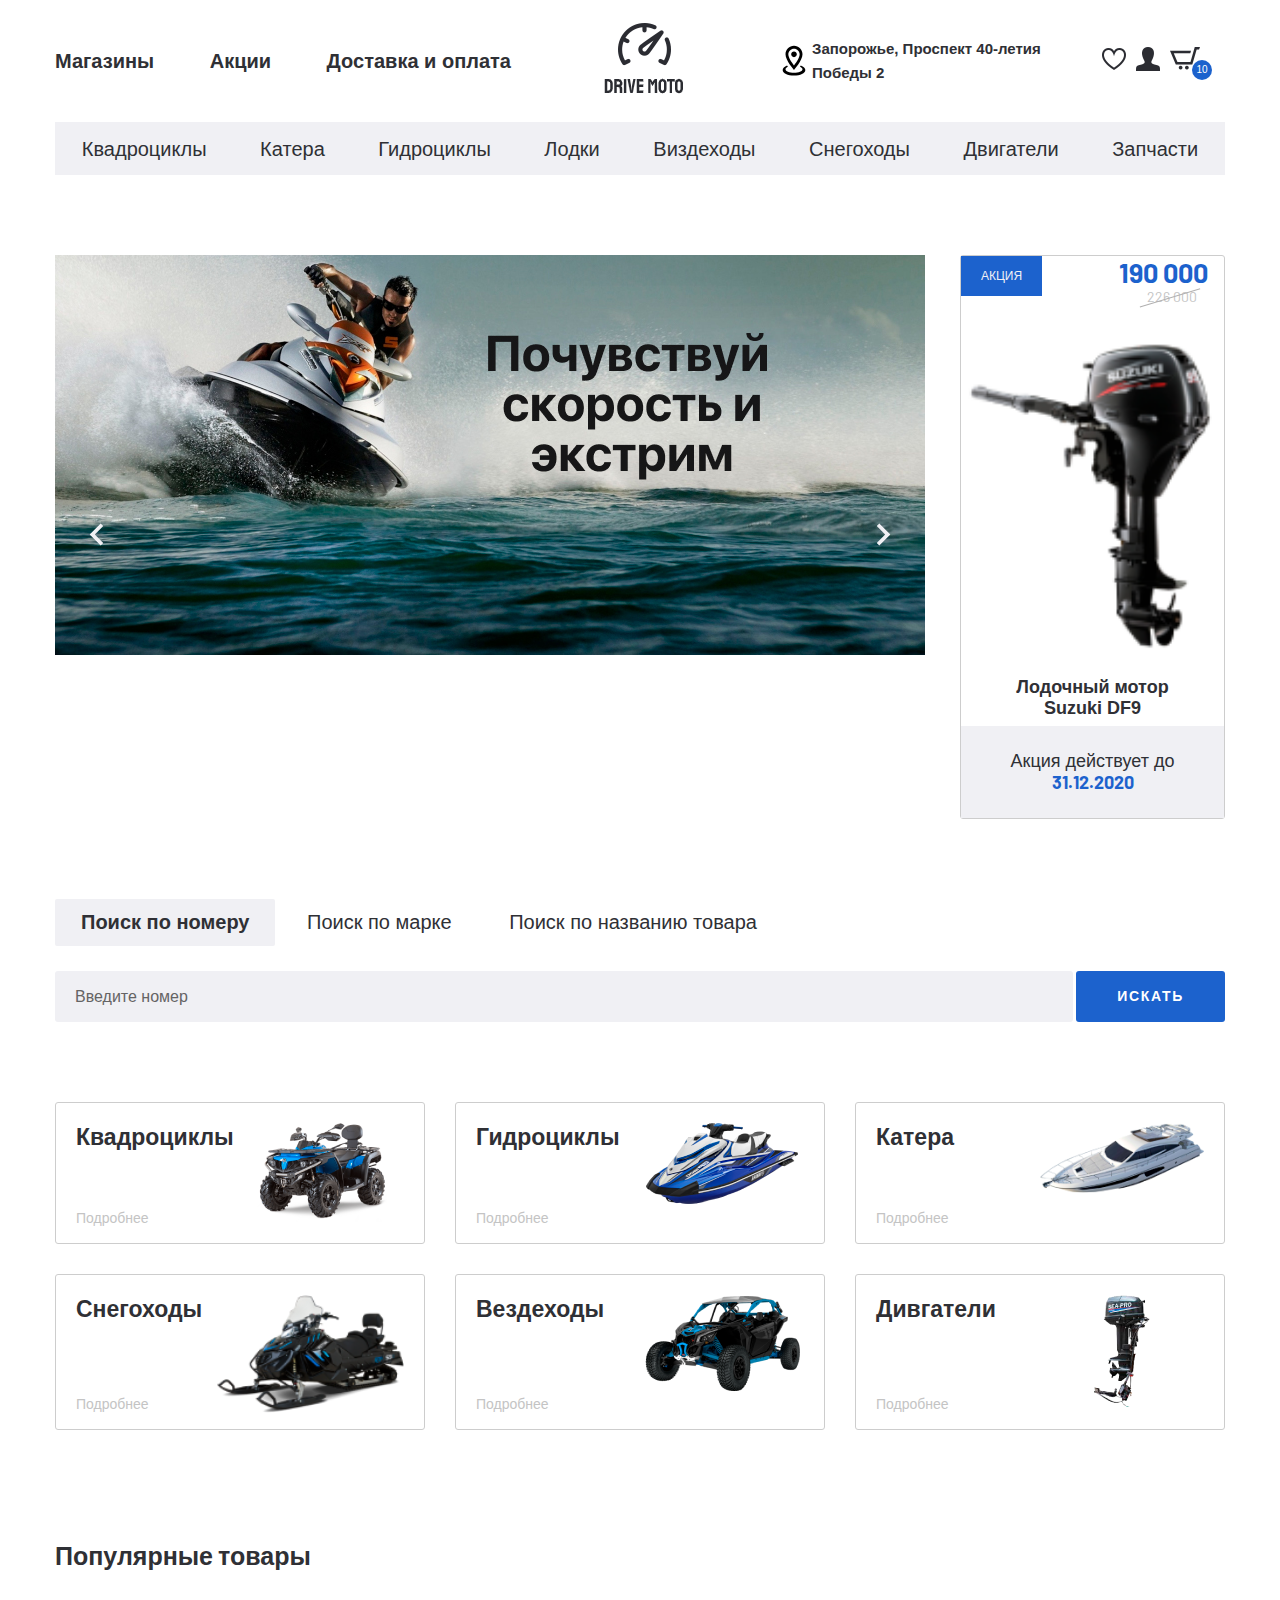
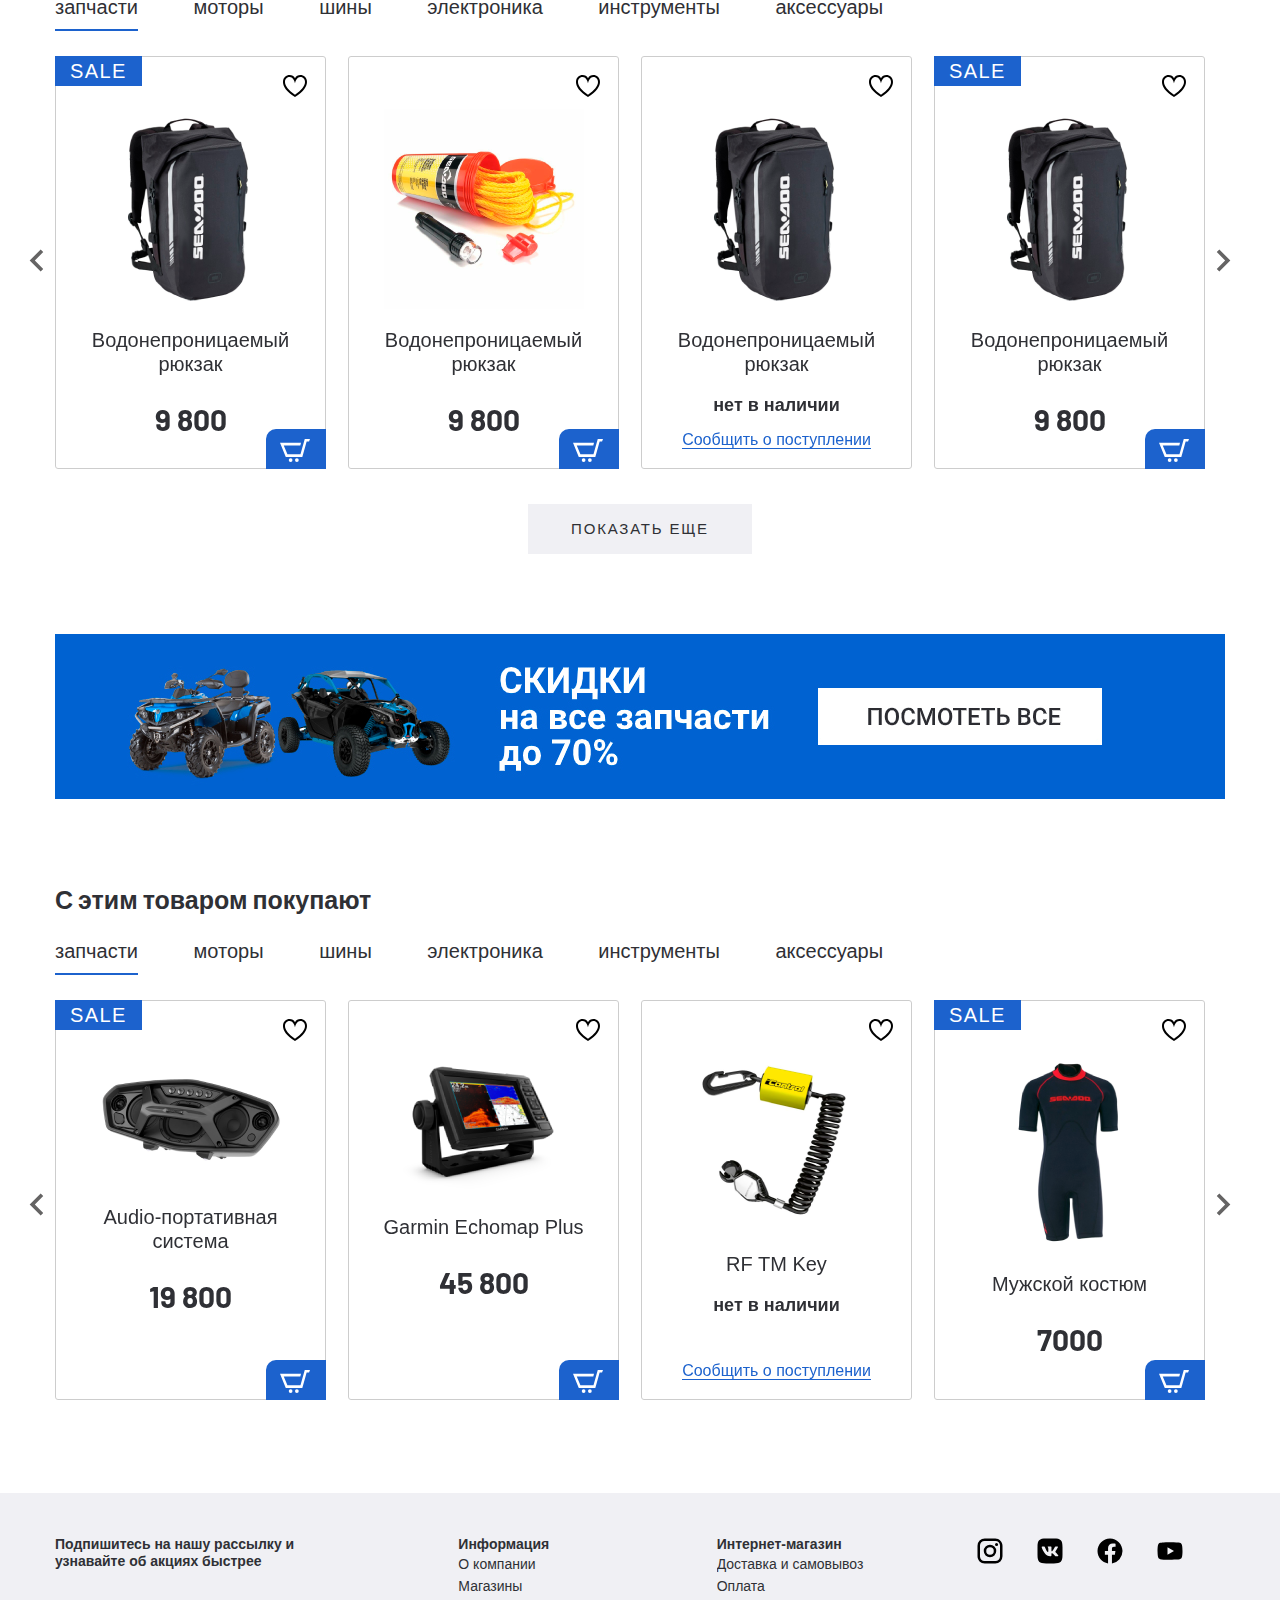
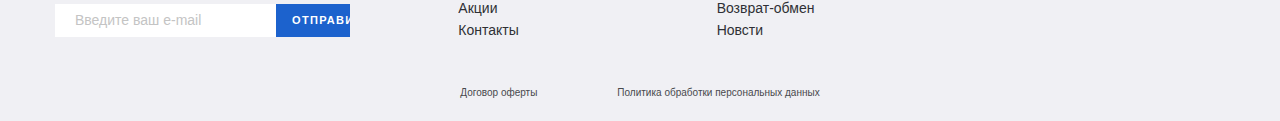
<file: index.html>
<!DOCTYPE html>
<html lang="ru">
<head>
    <meta charset="UTF-8">
    <meta name="viewport" content="width=device-width, initial-scale=1.0">
    <meta http-equiv="X-UA-Compatible" content="ie=edge">
    <title>Document</title>
    <link rel="stylesheet" href="css/normalize.css">
    <link rel="stylesheet" href="css/slick.css">
    <link rel="stylesheet" href="css/fonts.css">
    <link href="https://fonts.googleapis.com/css2?family=Barlow:wght@400;700&display=swap" rel="stylesheet">
    <link rel="stylesheet" href="css/style.css">
</head>
<body>
<header class="header">
    <div class="header__top">
        <div class="container">
            <div class="header__top-inner">
                <nav class="menu">
                    <ul class="menu__list">
                        <li class="menu__item">
                            <a class="menu__link" href="#">
                                Магазины
                            </a></li>
                        <li class="menu__item">
                            <a class="menu__link" href="#">
                                Акции
                            </a></li>
                        <li class="menu__item">
                            <a class="menu__link" href="#">
                                Доставка и оплата
                            </a></li>
                    </ul>
                </nav>
                <a href="#" class="logo">
                    <img src="images/logo.png" alt="logo" class="logo_img">
                </a>
                <div class="header__box">
                    <p class="header__address">
                        Запорожье, Проспект 40-летия Победы 2
                    </p>
                    <ul class="user-list">
                        <li class="user-list__item">
                            <a class="user-list__link" href="#">
                                <img src="images/heart.png" alt="">
                            </a>
                        </li>
                        <li class="user-list__item">
                            <a class="user-list__link" href="#">
                                <img src="images/user.png" alt="">
                            </a>
                        </li>
                        <li class="user-list__item">
                            <a class="user-list__link basket" href="#">
                                <img src="images/basket.png" alt="">
                                <span class="basket__num">10</span>
                            </a>
                        </li>
                    </ul>
                </div>
            </div>
        </div>
    </div>
    <div class="header__bottom margin__bottom">
        <div class="container">
            <ul class="menu-categories">
                <li class="menu-categories__item">
                    <a class="menu-categories__link" href="#">Квадроциклы</a>
                </li>
                <li class="menu-categories__item">
                    <a class="menu-categories__link" href="#">Катера</a>
                </li>
                <li class="menu-categories__item">
                    <a class="menu-categories__link" href="#">Гидроциклы</a>
                </li>
                <li class="menu-categories__item">
                    <a class="menu-categories__link" href="#">Лодки</a>
                </li>
                <li class="menu-categories__item">
                    <a class="menu-categories__link" href="#">Виздеходы</a>
                </li>
                <li class="menu-categories__item">
                    <a class="menu-categories__link" href="#">Снегоходы</a>
                </li>
                <li class="menu-categories__item">
                    <a class="menu-categories__link" href="#">Двигатели</a>
                </li>
                <li class="menu-categories__item">
                    <a class="menu-categories__link" href="#">Запчасти</a>
                </li>
            </ul>
        </div>
    </div>
</header>

<section class="banner-section margin__bottom">
    <div class="container">
        <div class="banner-section__inner">
            <div class="banner-section__slider">
                <div class="banner-section__slider-item">
                    <img class="banner-section__slider-img" src="images/banner.jpg" alt="banner">
                </div>
                <div class="banner-section__slider-item">
                    <img class="banner-section__slider-img" src="images/banner.jpg" alt="banner">
                </div>
                <div class="banner-section__slider-item">
                    <img class="banner-section__slider-img" src="images/banner.jpg" alt="banner">
                </div>
                <div class="banner-section__slider-item">
                    <img class="banner-section__slider-img" src="images/banner.jpg" alt="banner">
                </div>
                <div class="banner-section__slider-item">
                    <img class="banner-section__slider-img" src="images/banner.jpg" alt="banner">
                </div>
            </div>
            <a class="banner-section__item sale-item" href="#">
                <div class="sale-item__top">
                    <p class="sale-item__info">акция</p>
                    <div class="sale-item__price">
                        <div class="price sale-item__price-new">190 000</div>
                        <div class="price sale-item__price-old">226 000</div>
                    </div>
                </div>
                <img src="images/content/engine.png" alt="engine" class="sale-item__img">
                <span class="sale-item__title">Лодочный мотор Suzuki DF9</span>
                <p class="sale-item__footer">
                    Акция действует до
                    <span class="sale-item__footer-date">31.12.2020</span>
                </p>
            </a>
        </div>
    </div>
</section>

<div class="search margin__bottom">
    <div class="container">
        <div class="search__inner">
            <div class="search__tabs">
                <a class="tab search__tabs-item tab--active" href="#tab-1">Поиск по номеру</a>
                <a class="tab search__tabs-item" href="#tab-2">Поиск по марке</a>
                <a class="tab search__tabs-item" href="#tab-3">Поиск по названию товара</a>
            </div>
            <div class="search__content">
                <div id="tab-1" class="tabs-content search__content-item tabs-content--active">
                    <form class="search__content-form">
                        <input class="search__content-input" type="text" placeholder="Введите номер">
                        <button class="search__content-btn" type="submit">искать</button>
                    </form>
                </div>
                <div id="tab-2" class="tabs-content search__content-item">
                    <form class="search__content-form">
                        <input class="search__content-input" type="text" placeholder="Введите марку">
                        <button class="search__content-btn" type="submit">искать</button>
                    </form>
                </div>
                <div id="tab-3" class="tabs-content search__content-item">
                    <form class="search__content-form">
                        <input class="search__content-input" type="text" placeholder="Введите название товара">
                        <button class="search__content-btn" type="submit">искать</button>
                    </form>
                </div>
            </div>
        </div>
    </div>
</div>

<section class="categories margin__bottom">
    <div class="container">
        <div class="categories__inner">
            <a class="categories__item" href="#">
                <div class="categories__item-info">
                    <h4 class="categories__item-title">Квадроциклы</h4>
                    <p class="categories__item-text">Подробнее </p>
                </div>
                <div class="categories__item-img">
                    <img src="images/CFMOTO-1.png" alt="">
                </div>

            </a>
            <a class="categories__item" href="#">
                <div class="categories__item-info">
                    <h4 class="categories__item-title">Гидроциклы</h4>
                    <p class="categories__item-text">Подробнее </p>
                </div>
                <div class="categories__item-img">
                    <img src="images/jet_ski2.png" alt="">
                </div>

            </a>
            <a class="categories__item" href="#">
                <div class="categories__item-info">
                    <h4 class="categories__item-title">Катера</h4>
                    <p class="categories__item-text">Подробнее </p>
                </div>
                <div class="categories__item-img">
                    <img src="images/boat.png" alt="">
                </div>

            </a>
            <a class="categories__item" href="#">
                <div class="categories__item-info">
                    <h4 class="categories__item-title">Снегоходы</h4>
                    <p class="categories__item-text">Подробнее </p>
                </div>
                <img src="images/snow.png" alt="">
            </a>
            <a class="categories__item" href="#">
                <div class="categories__item-info">
                    <h4 class="categories__item-title">Вездеходы</h4>
                    <p class="categories__item-text">Подробнее </p>
                </div>
                <div class="categories__item-img">
                    <img src="images/baggie.png" alt="">
                </div>

            </a>
            <a class="categories__item" href="#">
                <div class="categories__item-info">
                    <h4 class="categories__item-title">Дивгатели</h4>
                    <p class="categories__item-text">Подробнее </p>
                </div>
                <div class="categories__item-img">
                    <img src="images/eng.png" alt="">
                </div>
            </a>
        </div>
    </div>
</section>

<section class="products">
    <div class="container">
        <div class="products__inner">
            <h2 class="product__title">Популярные товары</h2>
            <div class="tabs-wrapper">
                <div class="tabs products__tabs">
                    <a class="tab products__tab tab--active" href="#product-1">запчасти</a>
                    <a class="tab products__tab" href="#product-2">моторы</a>
                    <a class="tab products__tab" href="#product-3">шины</a>
                    <a class="tab products__tab" href="#product-4">электроника</a>
                    <a class="tab products__tab" href="#product-5">инструменты</a>
                    <a class="tab products__tab" href="#product-6">аксессуары</a>
                </div>
                <div class="tabs-container products__container">
                    <div id="product-1" class="tabs-content products__content tabs-content--active">
                        <div class="product-slider">
                            <div class="product-slider__item">
                                <div class="product-item__wrapper ">
                                    <button class="product-item__favorite"></button>
                                    <button class="product-item__basket"></button>
                                    <a class="product-item__notify-link" href="#">
                                        <span>Сообщить о поступлении</span></a>
                                    <a class="product-item product-item--sale" href="#">
                                        <p class="product-item__hover-text">
                                            посмотреть товар
                                        </p>
                                        <img class="product-item__img" src="images/content/product-1.png" alt="">
                                        <h4 class="product-item__title">Водонепроницаемый рюкзак</h4>
                                        <p class="price product-item__price">9 800</p>
                                        <p class="product-item__notify-text">нет в наличии</p>
                                    </a>
                                </div>
                            </div>

                            <div class="product-slider__item">
                                <div class="product-item__wrapper">
                                    <button class="product-item__favorite"></button>
                                    <button class="product-item__basket"></button>
                                    <a class="product-item__notify-link" href="#">
                                        <span>Сообщить о поступлении</span></a>
                                    <a class="product-item " href="#">
                                        <p class="product-item__hover-text">
                                            посмотреть товар
                                        </p>
                                        <img class="product-item__img" src="images/content/product-4.png" alt="">
                                        <h4 class="product-item__title">Водонепроницаемый рюкзак</h4>
                                        <p class="price product-item__price">9 800</p>
                                        <p class="product-item__notify-text">нет в наличии</p>
                                    </a>
                                </div>
                            </div>

                            <div class="product-slider__item">
                                <div class="product-item__wrapper product-item__not-available">
                                    <button class="product-item__favorite"></button>
                                    <button class="product-item__basket"></button>
                                    <a class="product-item__notify-link" href="#">
                                        <span>Сообщить о поступлении</span></a>
                                    <a class="product-item " href="#">
                                        <p class="product-item__hover-text">
                                            посмотреть товар
                                        </p>
                                        <img class="product-item__img" src="images/content/product-1.png" alt="">
                                        <h4 class="product-item__title">Водонепроницаемый рюкзак</h4>
                                        <p class="price product-item__price">9 800</p>
                                        <p class="product-item__notify-text">нет в наличии</p>
                                    </a>
                                </div>
                            </div>

                            <div class="product-slider__item">
                                <div class="product-item__wrapper ">
                                    <button class="product-item__favorite"></button>
                                    <button class="product-item__basket"></button>
                                    <a class="product-item__notify-link" href="#">
                                        <span>Сообщить о поступлении</span></a>
                                    <a class="product-item product-item--sale" href="#">
                                        <p class="product-item__hover-text">
                                            посмотреть товар
                                        </p>
                                        <img class="product-item__img" src="images/content/product-1.png" alt="">
                                        <h4 class="product-item__title">Водонепроницаемый рюкзак</h4>
                                        <p class="price product-item__price">9 800</p>
                                        <p class="product-item__notify-text">нет в наличии</p>
                                    </a>
                                </div>
                            </div>

                            <div class="product-slider__item">
                                <div class="product-item__wrapper ">
                                    <button class="product-item__favorite"></button>
                                    <button class="product-item__basket"></button>
                                    <a class="product-item__notify-link" href="#">
                                        <span>Сообщить о поступлении</span></a>
                                    <a class="product-item product-item--sale" href="#">
                                        <p class="product-item__hover-text">
                                            посмотреть товар
                                        </p>
                                        <img class="product-item__img" src="images/content/product-1.png" alt="">
                                        <h4 class="product-item__title">Водонепроницаемый рюкзак</h4>
                                        <p class="price product-item__price">9 800</p>
                                        <p class="product-item__notify-text">нет в наличии</p>
                                    </a>
                                </div>
                            </div>

                        </div>
                    </div>
                    <div id="product-2" class="tabs-content products__content">
                        <div class="product-slider">
                            <div class="product-slider__item">
                                <div class="product-item__wrapper ">
                                    <button class="product-item__favorite"></button>
                                    <button class="product-item__basket"></button>
                                    <a class="product-item__notify-link" href="#">
                                        <span>Сообщить о поступлении</span></a>
                                    <a class="product-item product-item--sale" href="#">
                                        <p class="product-item__hover-text">
                                            посмотреть товар
                                        </p>
                                        <img class="product-item__img" src="images/content/product-1.png" alt="">
                                        <h4 class="product-item__title">Водонепроницаемый рюкзак</h4>
                                        <p class="price product-item__price">9 800</p>
                                        <p class="product-item__notify-text">нет в наличии</p>
                                    </a>
                                </div>
                            </div>

                            <div class="product-slider__item">
                                <div class="product-item__wrapper">
                                    <button class="product-item__favorite"></button>
                                    <button class="product-item__basket"></button>
                                    <a class="product-item__notify-link" href="#">
                                        <span>Сообщить о поступлении</span></a>
                                    <a class="product-item " href="#">
                                        <p class="product-item__hover-text">
                                            посмотреть товар
                                        </p>
                                        <img class="product-item__img" src="images/content/product-4.png" alt="">
                                        <h4 class="product-item__title">Водонепроницаемый рюкзак</h4>
                                        <p class="price product-item__price">9 800</p>
                                        <p class="product-item__notify-text">нет в наличии</p>
                                    </a>
                                </div>
                            </div>

                            <div class="product-slider__item">
                                <div class="product-item__wrapper product-item__not-available">
                                    <button class="product-item__favorite"></button>
                                    <button class="product-item__basket"></button>
                                    <a class="product-item__notify-link" href="#">
                                        <span>Сообщить о поступлении</span></a>
                                    <a class="product-item " href="#">
                                        <p class="product-item__hover-text">
                                            посмотреть товар
                                        </p>
                                        <img class="product-item__img" src="images/content/product-1.png" alt="">
                                        <h4 class="product-item__title">Водонепроницаемый рюкзак</h4>
                                        <p class="price product-item__price">9 800</p>
                                        <p class="product-item__notify-text">нет в наличии</p>
                                    </a>
                                </div>
                            </div>

                            <div class="product-slider__item">
                                <div class="product-item__wrapper ">
                                    <button class="product-item__favorite"></button>
                                    <button class="product-item__basket"></button>
                                    <a class="product-item__notify-link" href="#">
                                        <span>Сообщить о поступлении</span></a>
                                    <a class="product-item product-item--sale" href="#">
                                        <p class="product-item__hover-text">
                                            посмотреть товар
                                        </p>
                                        <img class="product-item__img" src="images/content/product-1.png" alt="">
                                        <h4 class="product-item__title">Водонепроницаемый рюкзак</h4>
                                        <p class="price product-item__price">9 800</p>
                                        <p class="product-item__notify-text">нет в наличии</p>
                                    </a>
                                </div>
                            </div>

                            <div class="product-slider__item">
                                <div class="product-item__wrapper ">
                                    <button class="product-item__favorite"></button>
                                    <button class="product-item__basket"></button>
                                    <a class="product-item__notify-link" href="#">
                                        <span>Сообщить о поступлении</span></a>
                                    <a class="product-item product-item--sale" href="#">
                                        <p class="product-item__hover-text">
                                            посмотреть товар
                                        </p>
                                        <img class="product-item__img" src="images/content/product-1.png" alt="">
                                        <h4 class="product-item__title">Водонепроницаемый рюкзак</h4>
                                        <p class="price product-item__price">9 800</p>
                                        <p class="product-item__notify-text">нет в наличии</p>
                                    </a>
                                </div>
                            </div>

                        </div>
                    </div>
                    <div id="product-3" class="tabs-content products__content">slider-3</div>
                    <div id="product-4" class="tabs-content products__content">slider-4</div>
                    <div id="product-5" class="tabs-content products__content">slider-5</div>
                    <div id="product-6" class="tabs-content products__content">slider-6</div>
                </div>
            </div>
            <div class="product__more">
                <a href="#" class="product__more-link">Показать еще</a>
            </div>

        </div>
    </div>

</section>

<div class="banner margin__bottom">
    <div class="container">
        <a class="banner__link" href="#">
            <img src="images/content/banner.jpg" alt="banner">
        </a>
    </div>
</div>

<section class="products margin__bottom">
    <div class="container">
        <div class="products__inner">
            <h2 class="product__title">С этим товаром покупают</h2>
            <div class="tabs-wrapper">
                <div class="tabs products__tabs">
                    <a class="tab products__tab tab--active" href="#product-pop-1">запчасти</a>
                    <a class="tab products__tab" href="#product-pop-2">моторы</a>
                    <a class="tab products__tab" href="#product-pop-3">шины</a>
                    <a class="tab products__tab" href="#product-pop-4">электроника</a>
                    <a class="tab products__tab" href="#product-pop-5">инструменты</a>
                    <a class="tab products__tab" href="#product-pop-6">аксессуары</a>
                </div>
                <div class="tabs-container products__container">
                    <div id="product-pop-1" class="tabs-content products__content tabs-content--active">
                        <div class="product-slider">
                            <div class="product-slider__item">
                                <div class="product-item__wrapper ">
                                    <button class="product-item__favorite"></button>
                                    <button class="product-item__basket"></button>
                                    <a class="product-item__notify-link" href="#">
                                        <span>Сообщить о поступлении</span></a>
                                    <a class="product-item product-item--sale" href="#">
                                        <p class="product-item__hover-text">
                                            посмотреть товар
                                        </p>
                                        <img class="product-item__img" src="images/content/audio-sist.png"
                                             alt="audio-sistem">
                                        <h4 class="product-item__title">Audio-портативная система</h4>
                                        <p class="price product-item__price">19 800</p>
                                        <p class="product-item__notify-text">нет в наличии</p>
                                    </a>
                                </div>
                            </div>

                            <div class="product-slider__item">
                                <div class="product-item__wrapper">
                                    <button class="product-item__favorite"></button>
                                    <button class="product-item__basket"></button>
                                    <a class="product-item__notify-link" href="#">
                                        <span>Сообщить о поступлении</span></a>
                                    <a class="product-item " href="#">
                                        <p class="product-item__hover-text">
                                            посмотреть товар
                                        </p>
                                        <img class="product-item__img" src="images/content/garmin.png" alt="">
                                        <h4 class="product-item__title">Garmin Echomap Plus</h4>
                                        <p class="price product-item__price">45 800</p>
                                        <p class="product-item__notify-text">нет в наличии</p>
                                    </a>
                                </div>
                            </div>

                            <div class="product-slider__item">
                                <div class="product-item__wrapper product-item__not-available">
                                    <button class="product-item__favorite"></button>
                                    <button class="product-item__basket"></button>
                                    <a class="product-item__notify-link" href="#">
                                        <span>Сообщить о поступлении</span></a>
                                    <a class="product-item " href="#">
                                        <p class="product-item__hover-text">
                                            посмотреть товар
                                        </p>
                                        <img class="product-item__img" src="images/content/key.png" alt="">
                                        <h4 class="product-item__title">RF TM Key</h4>
                                        <p class="price product-item__price">5 800</p>
                                        <p class="product-item__notify-text">нет в наличии</p>
                                    </a>
                                </div>
                            </div>

                            <div class="product-slider__item">
                                <div class="product-item__wrapper ">
                                    <button class="product-item__favorite"></button>
                                    <button class="product-item__basket"></button>
                                    <a class="product-item__notify-link" href="#">
                                        <span>Сообщить о поступлении</span></a>
                                    <a class="product-item product-item--sale" href="#">
                                        <p class="product-item__hover-text">
                                            посмотреть товар
                                        </p>
                                        <img class="product-item__img" src="images/content/suit.png" alt="">
                                        <h4 class="product-item__title">Мужской костюм</h4>
                                        <p class="price product-item__price">7000</p>
                                        <p class="product-item__notify-text">нет в наличии</p>
                                    </a>
                                </div>
                            </div>

                            <div class="product-slider__item">
                                <div class="product-item__wrapper ">
                                    <button class="product-item__favorite"></button>
                                    <button class="product-item__basket"></button>
                                    <a class="product-item__notify-link" href="#">
                                        <span>Сообщить о поступлении</span></a>
                                    <a class="product-item product-item--sale" href="#">
                                        <p class="product-item__hover-text">
                                            посмотреть товар
                                        </p>
                                        <img class="product-item__img" src="images/content/product-1.png" alt="">
                                        <h4 class="product-item__title">Водонепроницаемый рюкзак</h4>
                                        <p class="price product-item__price">9 800</p>
                                        <p class="product-item__notify-text">нет в наличии</p>
                                    </a>
                                </div>
                            </div>

                        </div>
                    </div>
                    <div id="product-pop-2" class="tabs-content products__content">
                        <div class="product-slider">
                            <div class="product-slider__item">
                                <div class="product-item__wrapper ">
                                    <button class="product-item__favorite"></button>
                                    <button class="product-item__basket"></button>
                                    <a class="product-item__notify-link" href="#">
                                        <span>Сообщить о поступлении</span></a>
                                    <a class="product-item product-item--sale" href="#">
                                        <p class="product-item__hover-text">
                                            посмотреть товар
                                        </p>
                                        <img class="product-item__img" src="images/content/product-1.png" alt="">
                                        <h4 class="product-item__title">Водонепроницаемый рюкзак</h4>
                                        <p class="price product-item__price">9 800</p>
                                        <p class="product-item__notify-text">нет в наличии</p>
                                    </a>
                                </div>
                            </div>

                            <div class="product-slider__item">
                                <div class="product-item__wrapper">
                                    <button class="product-item__favorite"></button>
                                    <button class="product-item__basket"></button>
                                    <a class="product-item__notify-link" href="#">
                                        <span>Сообщить о поступлении</span></a>
                                    <a class="product-item " href="#">
                                        <p class="product-item__hover-text">
                                            посмотреть товар
                                        </p>
                                        <img class="product-item__img" src="images/content/product-4.png" alt="">
                                        <h4 class="product-item__title">Водонепроницаемый рюкзак</h4>
                                        <p class="price product-item__price">9 800</p>
                                        <p class="product-item__notify-text">нет в наличии</p>
                                    </a>
                                </div>
                            </div>

                            <div class="product-slider__item">
                                <div class="product-item__wrapper product-item__not-available">
                                    <button class="product-item__favorite"></button>
                                    <button class="product-item__basket"></button>
                                    <a class="product-item__notify-link" href="#">
                                        <span>Сообщить о поступлении</span></a>
                                    <a class="product-item " href="#">
                                        <p class="product-item__hover-text">
                                            посмотреть товар
                                        </p>
                                        <img class="product-item__img" src="images/content/product-1.png" alt="">
                                        <h4 class="product-item__title">Водонепроницаемый рюкзак</h4>
                                        <p class="price product-item__price">9 800</p>
                                        <p class="product-item__notify-text">нет в наличии</p>
                                    </a>
                                </div>
                            </div>

                            <div class="product-slider__item">
                                <div class="product-item__wrapper ">
                                    <button class="product-item__favorite"></button>
                                    <button class="product-item__basket"></button>
                                    <a class="product-item__notify-link" href="#">
                                        <span>Сообщить о поступлении</span></a>
                                    <a class="product-item product-item--sale" href="#">
                                        <p class="product-item__hover-text">
                                            посмотреть товар
                                        </p>
                                        <img class="product-item__img" src="images/content/product-1.png" alt="">
                                        <h4 class="product-item__title">Водонепроницаемый рюкзак</h4>
                                        <p class="price product-item__price">9 800</p>
                                        <p class="product-item__notify-text">нет в наличии</p>
                                    </a>
                                </div>
                            </div>

                            <div class="product-slider__item">
                                <div class="product-item__wrapper ">
                                    <button class="product-item__favorite"></button>
                                    <button class="product-item__basket"></button>
                                    <a class="product-item__notify-link" href="#">
                                        <span>Сообщить о поступлении</span></a>
                                    <a class="product-item product-item--sale" href="#">
                                        <p class="product-item__hover-text">
                                            посмотреть товар
                                        </p>
                                        <img class="product-item__img" src="images/content/product-1.png" alt="">
                                        <h4 class="product-item__title">Водонепроницаемый рюкзак</h4>
                                        <p class="price product-item__price">9 800</p>
                                        <p class="product-item__notify-text">нет в наличии</p>
                                    </a>
                                </div>
                            </div>
                        </div>
                    </div>
                    <div id="product-pop-3" class="tabs-content products__content">slider-3</div>
                    <div id="product-pop-4" class="tabs-content products__content">slider-4</div>
                    <div id="product-pop-5" class="tabs-content products__content">slider-5</div>
                    <div id="product-pop-6" class="tabs-content products__content">slider-6</div>
                </div>
            </div>
        </div>
    </div>
</section>

<footer class="footer">
    <div class="container">
        <div class="footer__top">
            <div class="footer__top-inner">
                <div class="footer__top-item footer__top-newsletter">
                    <h5 class="footer__top-title">
                        Подпишитесь на нашу рассылку 
                        и узнавайте об акциях быстрее
                    </h5>
                    <form class="footer-form">
                        <input type="text" class="footer-form__input"
                               placeholder="Введите ваш e-mail">
                        <button class="footer-form__btn" type="submit">Отправить</button>
                    </form>
                </div>
                <div class="footer__top-item">
                    <h5 class="footer__top-title">Информация</h5>
                    <ul class="footer-list">
                        <li class="footer-list__item">
                            <a href="#">О компании</a>
                        </li>
                        <li class="footer-list__item">
                            <a href="#">Магазины</a>
                        </li>
                        <li class="footer-list__item">
                            <a href="#">Акции</a>
                        </li>
                        <li class="footer-list__item">
                            <a href="#">Контакты</a>
                        </li>
                    </ul>
                </div>
                <div class="footer__top-item">
                    <h5 class="footer__top-title">Интернет-магазин</h5>
                    <ul class="footer-list">
                        <li class="footer-list__item">
                            <a href="#">Доставка и самовывоз</a>
                        </li>
                        <li class="footer-list__item">
                            <a href="#">Оплата</a>
                        </li>
                        <li class="footer-list__item">
                            <a href="#">Возврат-обмен</a>
                        </li>
                        <li class="footer-list__item">
                            <a href="#">Новсти</a>
                        </li>
                    </ul>
                </div>
                <div class="footer__top-item footer__top-social">
                    <h5 class="footer__top-title"></h5>
                    <ul class="social-list">
                        <li class="social-list__item"><a href="#">
                            <img src="images/instagram.svg" alt="">
                        </a></li>
                        <li class="social-list__item"><a href="#">
                            <img src="images/vk.svg" alt="">
                        </a></li>
                        <li class="social-list__item"><a href="#">
                            <img src="images/facebook.svg" alt="">
                        </a></li>
                        <li class="social-list__item"><a href="#">
                            <img src="images/youtube.svg" alt="">
                        </a></li>
                    </ul>
                </div>
            </div>
        </div>
        <div class="footer__bottom">
            <a class="footer__bottom-link" href="#">Договор оферты</a>
            <a class="footer__bottom-link" href="#">Политика обработки персональных данных</a>
        </div> 
    </div>
</footer>


<script src="https://ajax.googleapis.com/ajax/libs/jquery/3.4.1/jquery.min.js"></script>
<script src="js/slick.min.js"></script>
<script src="js/main.js"></script>
</body>
</html>
</file>
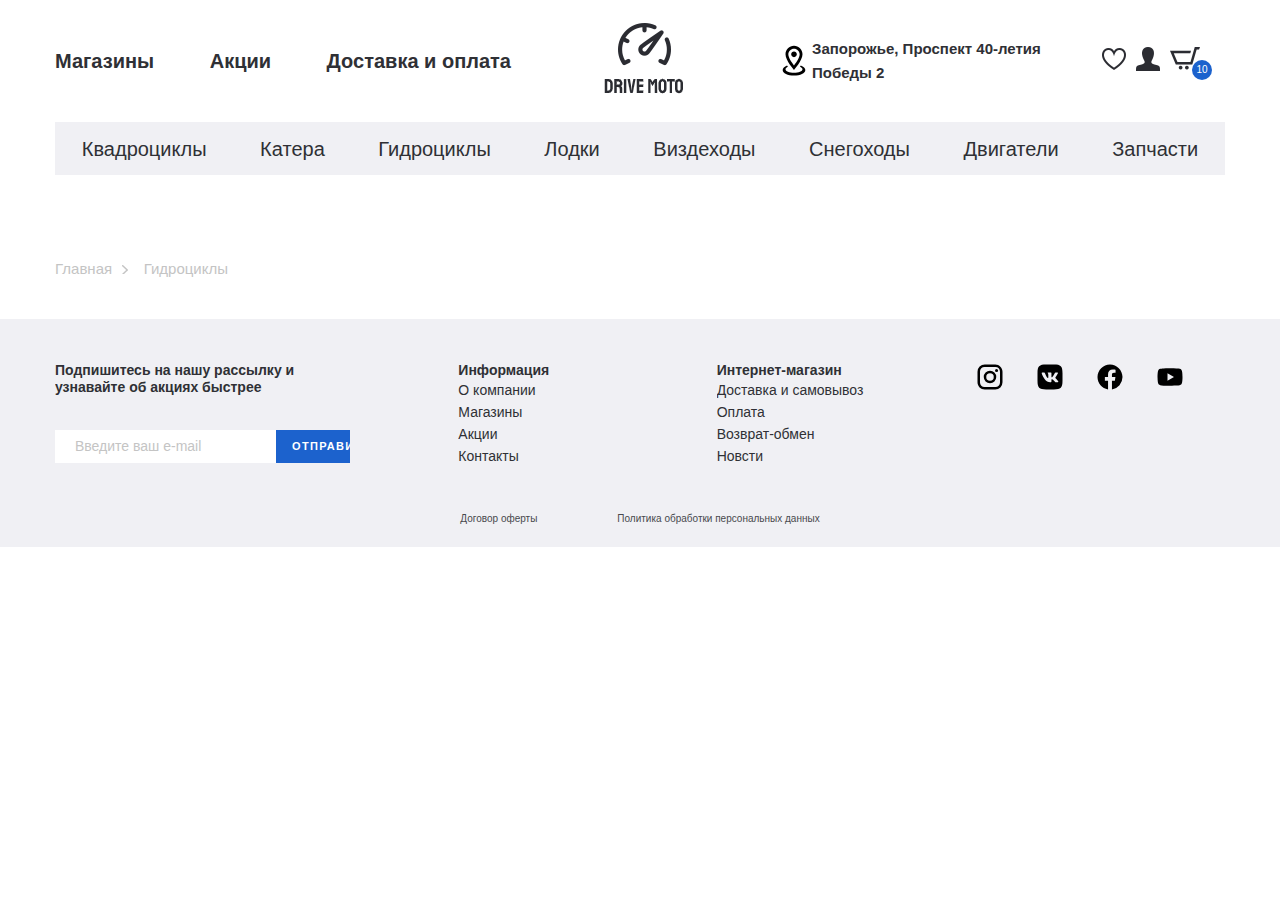
<file: catalog.html>
<!DOCTYPE html>
<html lang="ru">
<head>
    <meta charset="UTF-8">
    <meta name="viewport" content="width=device-width, initial-scale=1.0">
    <meta http-equiv="X-UA-Compatible" content="ie=edge">
    <title>Document</title>
    <link rel="stylesheet" href="css/normalize.css">
    <link rel="stylesheet" href="css/slick.css">
    <link rel="stylesheet" href="css/fonts.css">
    <link href="https://fonts.googleapis.com/css2?family=Barlow:wght@400;700&display=swap" rel="stylesheet">
    <link rel="stylesheet" href="css/style.css">
</head>
<body>
<header class="header">
    <div class="header__top">
        <div class="container">
            <div class="header__top-inner">
                <nav class="menu">
                    <ul class="menu__list">
                        <li class="menu__item">
                            <a class="menu__link" href="#">
                                Магазины
                            </a></li>
                        <li class="menu__item">
                            <a class="menu__link" href="#">
                                Акции
                            </a></li>
                        <li class="menu__item">
                            <a class="menu__link" href="#">
                                Доставка и оплата
                            </a></li>
                    </ul>
                </nav>
                <a href="#" class="logo">
                    <img src="images/logo.png" alt="logo" class="logo_img">
                </a>
                <div class="header__box">
                    <p class="header__address">
                        Запорожье, Проспект 40-летия Победы 2
                    </p>
                    <ul class="user-list">
                        <li class="user-list__item">
                            <a class="user-list__link" href="#">
                                <img src="images/heart.png" alt="">
                            </a>
                        </li>
                        <li class="user-list__item">
                            <a class="user-list__link" href="#">
                                <img src="images/user.png" alt="">
                            </a>
                        </li>
                        <li class="user-list__item">
                            <a class="user-list__link basket" href="#">
                                <img src="images/basket.png" alt="">
                                <span class="basket__num">10</span>
                            </a>
                        </li>
                    </ul>
                </div>
            </div>
        </div>
    </div>
    <div class="header__bottom margin__bottom">
        <div class="container">
            <ul class="menu-categories">
                <li class="menu-categories__item">
                    <a class="menu-categories__link" href="#">Квадроциклы</a>
                </li>
                <li class="menu-categories__item">
                    <a class="menu-categories__link" href="#">Катера</a>
                </li>
                <li class="menu-categories__item">
                    <a class="menu-categories__link" href="#">Гидроциклы</a>
                </li>
                <li class="menu-categories__item">
                    <a class="menu-categories__link" href="#">Лодки</a>
                </li>
                <li class="menu-categories__item">
                    <a class="menu-categories__link" href="#">Виздеходы</a>
                </li>
                <li class="menu-categories__item">
                    <a class="menu-categories__link" href="#">Снегоходы</a>
                </li>
                <li class="menu-categories__item">
                    <a class="menu-categories__link" href="#">Двигатели</a>
                </li>
                <li class="menu-categories__item">
                    <a class="menu-categories__link" href="#">Запчасти</a>
                </li>
            </ul>
        </div>
    </div>
</header>

<div class="breadcrumbs">
    <div class="container">
        <ul class="breadcrumbs__list">
            <li class="breadcrumbs__list-item"><a href="#">Главная</a></li>
            <li class="breadcrumbs__list-item"><a href="#">Гидроциклы</a></li>
        </ul>
    </div>
</div>

<footer class="footer">
    <div class="container">
        <div class="footer__top">
            <div class="footer__top-inner">
                <div class="footer__top-item footer__top-newsletter">
                    <h5 class="footer__top-title">
                        Подпишитесь на нашу рассылку 
                        и узнавайте об акциях быстрее
                    </h5>
                    <form class="footer-form">
                        <input type="text" class="footer-form__input"
                               placeholder="Введите ваш e-mail">
                        <button class="footer-form__btn" type="submit">Отправить</button>
                    </form>
                </div>
                <div class="footer__top-item">
                    <h5 class="footer__top-title">Информация</h5>
                    <ul class="footer-list">
                        <li class="footer-list__item">
                            <a href="#">О компании</a>
                        </li>
                        <li class="footer-list__item">
                            <a href="#">Магазины</a>
                        </li>
                        <li class="footer-list__item">
                            <a href="#">Акции</a>
                        </li>
                        <li class="footer-list__item">
                            <a href="#">Контакты</a>
                        </li>
                    </ul>
                </div>
                <div class="footer__top-item">
                    <h5 class="footer__top-title">Интернет-магазин</h5>
                    <ul class="footer-list">
                        <li class="footer-list__item">
                            <a href="#">Доставка и самовывоз</a>
                        </li>
                        <li class="footer-list__item">
                            <a href="#">Оплата</a>
                        </li>
                        <li class="footer-list__item">
                            <a href="#">Возврат-обмен</a>
                        </li>
                        <li class="footer-list__item">
                            <a href="#">Новсти</a>
                        </li>
                    </ul>
                </div>
                <div class="footer__top-item footer__top-social">
                    <h5 class="footer__top-title"></h5>
                    <ul class="social-list">
                        <li class="social-list__item"><a href="#">
                            <img src="images/instagram.svg" alt="">
                        </a></li>
                        <li class="social-list__item"><a href="#">
                            <img src="images/vk.svg" alt="">
                        </a></li>
                        <li class="social-list__item"><a href="#">
                            <img src="images/facebook.svg" alt="">
                        </a></li>
                        <li class="social-list__item"><a href="#">
                            <img src="images/youtube.svg" alt="">
                        </a></li>
                    </ul>
                </div>
            </div>
        </div>
        <div class="footer__bottom">
            <a class="footer__bottom-link" href="#">Договор оферты</a>
            <a class="footer__bottom-link" href="#">Политика обработки персональных данных</a>
        </div> 
    </div>
</footer>


<script src="https://ajax.googleapis.com/ajax/libs/jquery/3.4.1/jquery.min.js"></script>
<script src="js/slick.min.js"></script>
<script src="js/main.js"></script>
</body>
</html>
</file>
<file: css/fonts.css>
@font-face {
    font-family: 'SFProDisplay-Regular', sans-serif;
    src: url("../fonts/SFProDisplay-Regular.woff2"),
         url("../fonts/SFProDisplay-Regular.woff");
    font-weight: 400;
    font-style: normal;
    font-display: swap;
}

@font-face {
    font-family: 'SFProDisplay-Regular', sans-serif;
    src: url("../fonts/SFProDisplay-Medium.woff2"),
    url("../fonts/SFProDisplay-Medium.woff");
    font-weight: 500;
    font-style: normal;
    font-display: swap;
}

@font-face {
    font-family: 'SFProDisplay-Regular', sans-serif;
    src: url("../fonts/SFProDisplay-Semibold.woff2"),
    url("../fonts/SFProDisplay-Semibold.woff");
    font-weight: 600;
    font-style: normal;
    font-display: swap;
}

@font-face {
    font-family: 'SFProDisplay-Regular', sans-serif;
    src: url("../fonts/SFProDisplay-Bold.woff2"),
    url("../fonts/SFProDisplay-Bold.woff");
    font-weight: 700;
    font-style: normal;
    font-display: swap;
}
</file>
<file: css/style.css>
@import "fonts.css";

html {
    box-sizing: border-box;
}

*, *::before, *::after {
    box-sizing: inherit;
}

a {
    text-decoration: none;
    color: inherit;
    display: inline-block;
}

ul, li {
    margin: 0;
    padding: 0;
    list-style: none;
}

h1, h2, h3, h4, h5, h6 {
    margin: 0;
}

p {
    margin: 0;
}

body {
    color: #2f3035;
    font-family: 'SFProDisplay-Regular', sans-serif;
    font-size: 20px;
    line-height: 24px;
    font-weight: 400;
}

.container {
    max-width: 1200px;
    padding: 0 15px;
    margin: 0 auto;
}

.margin__bottom {
    margin-bottom: 80px;
}


/***          header          ***/


.header__top-inner {
    display: flex;
    justify-content: space-between;
    align-items: center;
    min-height: 122px;
    font-family: 'SFProDisplay-Regular', sans-serif;
    font-weight: 700;
}

.menu__item {
    display: inline-block;
}

.menu__item + .menu__item {
    padding-left: 50px;
}

.header__box {
    display: flex;
}

.header__address {
    margin-right: 60px;
    width: 265px;
    padding-left: 35px;
    position: relative;
    font-size: 15px;
}

.header__address::before {
    content: '';
    position: absolute;
    background-image: url("../images/map-marker.svg");
    width: 34px;
    height: 34px;
    left: 0;
    bottom: 17%;
}

.user-list {
    margin-right: 15px;
    display: flex;
    align-items: center;
}

.user-list__item {
    padding-right: 10px;
}

.basket {
    position: relative;
}

.basket__num {
    position: absolute;
    color: white;
    font-size: 10px;
    font-weight: 500;
    line-height: 20px;
    width: 20px;
    height: 20px;
    background-color: #1c62cd;
    border-radius: 50%;
    text-align: center;
    bottom: -5px;
    right: -12px;
}

.menu-categories {
    background-color: #f0f0f4;
    display: flex;
    align-items: center;
    justify-content: space-around;
    min-height: 53px;
}

.menu-categories__link {
    transition: all 0.3s;
    padding: 15px 0 14px;
    position: relative;
}

.menu-categories__link::before {
    content: '';
    position: absolute;
    width: 0;
    left: auto;
    right: 0;
    background-color: #1c62cd;
    height: 3px;
    bottom: -2px;
    transition: all 0.3s;
}

.menu-categories__link:hover {
    font-family: 'SFProDisplay-Regular', sans-serif;
    color: black;
}

.menu-categories__link:hover::before {
    width: 100%;
    right: auto;
    left: 0;
}


/***           banner          ***/


.banner-section__inner {
    display: flex;
    justify-content: space-between;
}

.banner-section__slider {
    max-width: 870px;
    position: relative;
}

.banner-section__slider-img {
    min-width: 400px;
    object-fit: cover;
    overflow: hidden;
}

.banner-section__slider-btn,
.product-slider__slider-btn {
    position: absolute;
    top: 50%;
    transform: translateY(-50%);
    background-color: transparent;
    border: none;
    outline: none;
    margin: 0;
    padding: 0;
    z-index: 5;
    cursor: pointer;
}

.banner-section__slider-btnPrev {
    left: 20px;
}

.banner-section__slider-btnNext {
    right: 20px;
}

.slick-dots {
    position: absolute;
    bottom: 40px;
    left: 0;
    right: 0;
    text-align: center;
}

.slick-dots li {
    display: inline-block;
    padding: 0 5px;
}

.slick-dots button {
    padding: 0;
    margin: 0;
    font-size: 0;
    width: 11px;
    height: 11px;
    border: 1px solid white;
    border-radius: 50%;
    background-color: transparent;
    cursor: pointer;
}

.slick-active li button {
    background-color: #f0f0f4;
    outline: none;
}

.sale-item {
    max-width: 265px;
    text-align: center;
    border: 1px solid #cdcdcd;
    border-radius: 3px;
    display: flex;
    flex-direction: column;
    justify-content: space-between;
}

.sale-item__top {
    display: flex;
    justify-content: space-between;
    align-items: flex-start;
}

.sale-item__info {
    color: #f0f0f4;
    padding: 8px 20px;
    background-color: #1c62cd;
    text-transform: uppercase;
    font-size: 12px;
}

.price {
    font-family: 'Barlow', sans-serif;
    position: relative;
}

.sale-item__price-new {
    font-weight: 700;
    color: #1c62cd;
    line-height: 32px;
    font-size: 27px;
    margin-right: 6px;
    padding-right: 10px;
    position: relative;
}

.sale-item__price-old {
    font-weight: 400;
    font-size: 14px;
    line-height: 17px;
    color: #c4c4c4;
}

.sale-item__price-old::after {
    content: '';
    position: absolute;
    right: 20px;
    top: 9px;
    width: 63px;
    height: 18px;
    border-top: 1px solid #b1b0b0;
    transform: rotate(-17deg);
}

.sale-item__title {
    font-size: 18px;
    line-height: 21px;
    font-family: 'SFProDisplay-Regular', sans-serif;
    font-weight: 700;
    margin: 0 auto 7px;
    padding: 0 25px;
}

.sale-item__footer {
    background-color: #f0f0f4;
    padding: 25px 20px;
    font-size: 18px;
    line-height: 21px;
}

.sale-item__footer span {
    display: block;
    color: #1c62cd;
    font-family: 'Barlow', sans-serif;
    font-weight: 700;
}

.sale-item__img {
    object-fit: contain;
}


/***          search tabs          ***/


.search__tabs {
    margin-bottom: 25px;
}

.search__tabs-item {
    padding: 11px 26px 12px;
}

.search__tabs-item.tab--active {
    font-family: 'SFProDisplay-Regular', sans-serif;
    font-weight: 700;
    border-radius: 2px;
    background-color: #f0f0f4;
}

.tabs-content {
    display: none;
}

.tabs-content.tabs-content--active {
    display: block;
}

.search__content-form {
    display: flex;
}

.search__content-input {
    width: 100%;
    background-color: #f0f0f4;
    border: none;
    border-radius: 3px;
    padding: 5px 20px;
    font-size: 16px;
    line-height: 19px;
}

.search__content-input::placeholder {
    color: #656464;
}

.search__content-btn {
    font-family: 'SFProDisplay-Regular', sans-serif;
    font-size: 14px;
    font-weight: 700;
    color: #fff;
    line-height: 17px;
    letter-spacing: 0.12em;
    text-transform: uppercase;
    background-color: #1c62cd;
    border: none;
    border-radius: 3px;
    padding: 17px 41px;
    margin-left: 3px;
}


/***          categories          ***/


.categories__inner {
    display: flex;
    justify-content: space-between;
    flex-wrap: wrap;
}

.categories__item {
    width: 370px;
    display: flex;
    justify-content: space-between;
    padding: 20px 20px 16px;
    margin-bottom: 30px;
    border: 1px solid #cdcdcd;
    border-radius: 3px;
    transition: all .3s;
}

.categories__item:hover {
    box-shadow: 3px 3px 20px rgba(50, 50, 50, 0.25);
}

.categories__item-info {
    display: flex;
    flex-direction: column;
    justify-content: space-between;
    width: 50%;
}

.categories__item-img {
    width: 50%;
    overflow: hidden;
    text-align: center;
}

.categories__item-img img {
    max-width: 100%;
}

.categories__item-title {
    font-family: 'SFProDisplay-Regular', sans-serif;
    font-weight: 700;
    font-size: 23px;
    line-height: 28px;
    transition: all .3s;
}

.categories__item:hover .categories__item-title {
    color: #1c62cd;
}

.categories__item-text {
    font-family: 'SFProDisplay-Regular', sans-serif;
    font-weight: 400;
    font-size: 14px;
    line-height: 17px;
    color: #c4c4c4;
}


/***          products          ***/


.product-item {
    min-height: 400px;
    width: inherit;
    border: 1px solid #cdcdcd;
    border-radius: 3px;
    text-align: center;
    padding: 52px 20px 31px;
    transition: all .3s;
}

.product-item:hover {
    box-shadow: 3px 3px 20px rgba(50, 50, 50, .25);
    color: #1c62cd;
}

.product-item__wrapper {
    display: flex;
    flex-direction: column;
    position: relative;
    width: 271px;
    text-align: center;
}

.product-item__title {
    font-weight: normal;
    padding: 14px 0 25px;
}

.product-item__favorite {
    position: absolute;
    width: 24px;
    height: 22px;
    top: 19px;
    right: 19px;
    border: none;
    outline: none;
    background-color: transparent;
    z-index: 5;
}

.product-item__favorite::before {
    content: '';
    background-image: url("../images/favorite.svg");
    position: absolute;
    top: 0;
    left: 0;
    width: 24px;
    height: 22px;
}

.product-item__favorite--active::before {
    background-image: url("../images/favorite-active.svg");
}

.product-item__price {
    font-size: 30px;
    font-weight: bold;
    line-height: 36px;
}

.product-item__basket {
    position: absolute;
    width: 60px;
    height: 40px;
    background: #1c62cd;
    border: none;
    border-radius: 10px 0 0 0;
    bottom: 0;
    right: 0;
    outline: none;
    z-index: 5;
}

.product-item__basket::before {
    content: '';
    background-image: url("../images/basket-w.svg");
    background-repeat: no-repeat;
    position: absolute;
    top: 10px;
    left: 14px;
    width: 30px;
    height: 24px;
    z-index: 5;
    cursor: pointer;
}

.product-item__hover-text {
    display: inline-block;
    position: absolute;
    top: 30%;
    padding: 18px 21px;
    background-color: rgba(255, 255, 255, .9);
    border-radius: 3px;
    box-shadow: 0 0 15px rgba(0, 0, 0, .2);
    opacity: 0;
    transition: all .3s;
}

.product-item:hover .product-item__hover-text {
    opacity: 1;
    color: #2f3035;
}

.product-item:hover .product-item__notify-text {
    color: #2f3035;
}

.product-item--sale::before {
    content: 'SALE';
    padding: 8px 15px 8px;
    background-color: #1c62cd;
    position: absolute;
    left: 0;
    top: 0;
    text-transform: uppercase;
    color: white;
    line-height: 14px;
    letter-spacing: .07em;
    text-align: center;
}

.product-item__notify-text {
    display: none;
}

.product-item__wrapper.product-item__not-available .product-item__price {
    display: none;
}

.product-item__wrapper.product-item__not-available .product-item__basket {
    display: none;
}

.product-item__wrapper.product-item__not-available .product-item__notify-text {
    display: block;
    padding-bottom: 15px;
    font-size: 18px;
    font-weight: 700;
    line-height: 33px;
}

.product-item__notify-link {
    display: none;
}

.product-item__wrapper.product-item__not-available .product-item__title {
    padding-bottom: 13px;
}

.product-item__wrapper.product-item__not-available .product-item__notify-link {
    display: block;
    position: absolute;
    bottom: 20px;
    right: 0;
    left: 0;
    text-align: center;
    color: #1c62cd;
    font-size: 16px;
    line-height: 19px;
}

.product-item__wrapper.product-item__not-available .product-item__notify-link span {
    border-bottom: 1px solid #1c62cd;
}

.product__title {
    font-family: 'Barlow', sans-serif;
    font-weight: bold;
    font-size: 25px;
    line-height: 30px;
    padding-bottom: 25px;
}

.products__tabs {
    padding-bottom: 25px;
}

.products__tab + .products__tab {
    margin-left: 50px;
}

.products__tab {
    padding-bottom: 10px;
}

.products__tab.tab--active {
    border-bottom: #1c62cd 2px solid;
}

.product-slider__slider-btnPrev {
    left: -40px;
}

.product-slider__slider-btnNext {
    right: -20px;
}

.slick-slide img {
    display: inline;
}

.product__more {
    text-align: center;
    padding: 35px 0 80px;
}

.product__more-link {
    font-family: 'SFProDisplay-Regular', sans-serif;
    font-size: 15px;
    line-height: 18px;
    letter-spacing: .12em;
    text-transform: uppercase;
    padding: 16px 43px;
    background-color: #f0f0f4;
}


/***          footer          ***/


.footer {
    background-color: #f0f0f4;
}

.footer__top {
    padding-top: 43px;
}

.footer__top-inner {
    display: flex;
    justify-content: space-between;
}

.footer__top-item {
    width: 200px;
    overflow: hidden;
}

.footer__top-newsletter {
    width: 295px;
    margin-right: 50px;
}

.footer__top-title {
    font-size: 14px;
    font-weight: bold;
    line-height: 17px;
}

.footer-form {
    margin-top: 34px;
    display: flex;
    justify-content: space-between;
}

.footer-form__input {
    background-color: white;
    border: none;
    font-size: 14px;
    line-height: 17px;
    padding: 0 20px;
}

.footer-form__input::placeholder {
    color: #c4c4c4;
}

.footer-form__btn {
    padding: 10px 16px;
    background-color: #1c62cd;
    color: white;
    border: none;
    font-family: 'SFProDisplay-Semibold', sans-serif;
    font-size: 11px;
    font-weight: 600;
    line-height: 13px;
    letter-spacing: .12em;
    text-transform: uppercase;
}

.footer-list {
    font-size: 14px;
    line-height: 22px;
}

.footer__top-social {
    width: 250px;
}

.social-list {
    display: flex;
    align-items: center;
}

.social-list__item + .social-list__item {
    margin-left: 30px;
}

.footer__bottom {
    padding: 46px 0 22px;
    display: flex;
    justify-content: center;
}

.footer__bottom-link {
    margin: 0 40px;
    font-size: 10px;
    line-height: 12px;
    color: #48494d;
}

.breadcrumbs {
    margin-bottom: 40px;
}

.breadcrumbs__list-item {
    display: inline-block;
    padding-right: 16px;
    margin-right: 10px;
    position: relative;
    color: #c4c4c4;
    font-size: 15px;
    line-height: 18px;
}

.breadcrumbs__list-item::after {
    content: '';
    width: 6px;
    height: 9px;
    position: absolute;
    right: 0;
    bottom: 4px;
    background-image: url("../images/link-arrow.svg");
}

.breadcrumbs__list-item:last-child::after {
    display: none;
}
</file>
